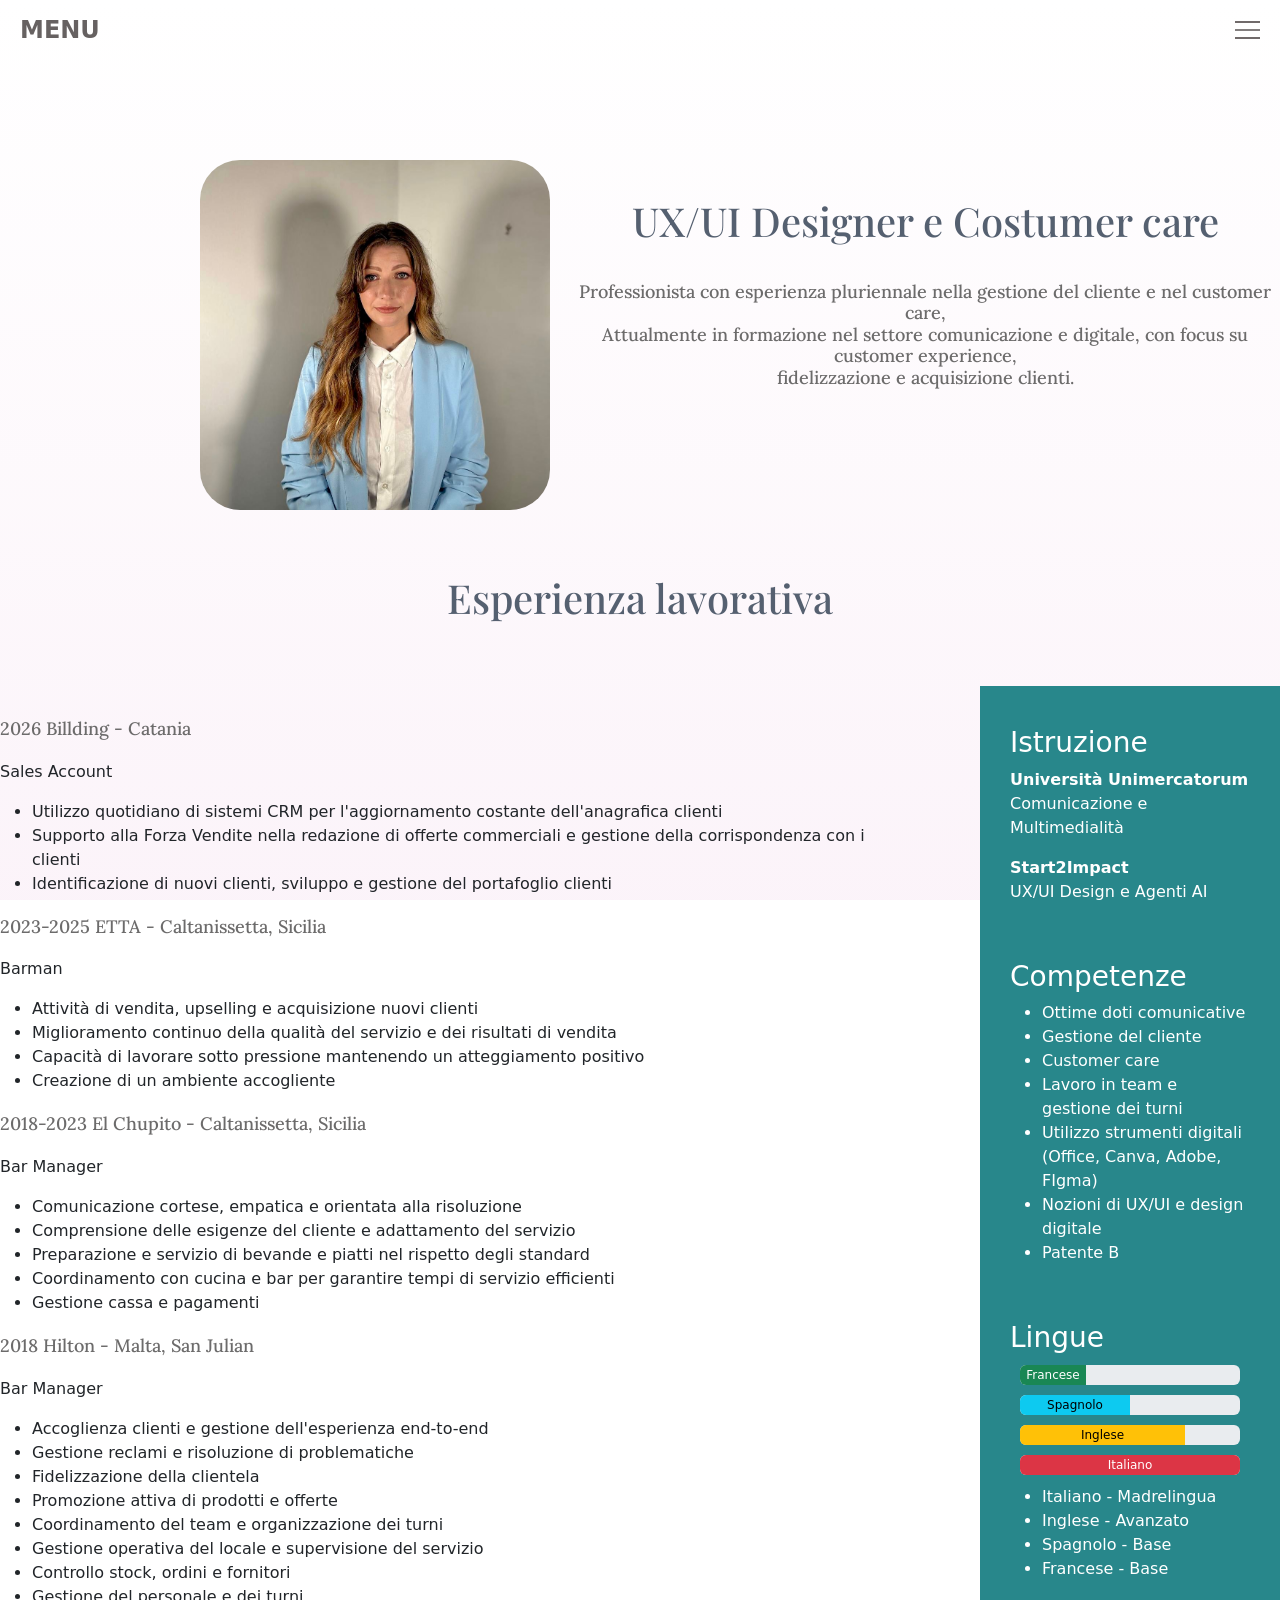
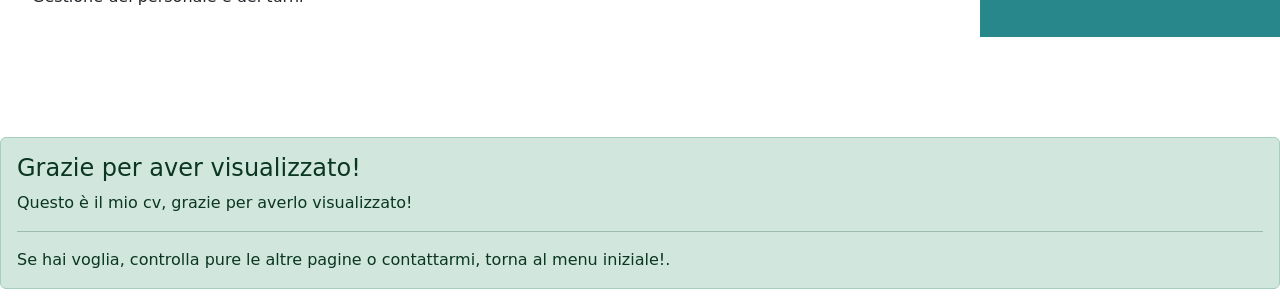
<file: CV.html>
<!DOCTYPE html>
<html lang="it">
<head>
    <meta charset="UTF-8">
    <meta name="viewport" content="width=device-width, initial-scale=1.0">
    <title>CV</title>
    
    <link href="https://cdn.jsdelivr.net/npm/bootstrap@5.3.8/dist/css/bootstrap.min.css" rel="stylesheet" integrity="sha384-sRIl4kxILFvY47J16cr9ZwB07vP4J8+LH7qKQnuqkuIAvNWLzeN8tE5YBujZqJLB" crossorigin="anonymous">
    <link rel="stylesheet" href="css/cv.css">
     <link rel="stylesheet" href="css/responsive.css">
     
    <link rel="icon" type="image/png" href="media/favicon.png">

<link rel="preconnect" href="https://fonts.googleapis.com">
<link rel="preconnect" href="https://fonts.gstatic.com" crossorigin>
<link href="https://fonts.googleapis.com/css2?family=Lora:ital,wght@0,400..700;1,400..700&family=Playfair+Display:ital,wght@0,400..900;1,400..900&display=swap" rel="stylesheet">
   
</head>
<body>

     <header class="header">
    <a href="/" class="logo"> MENU </a>
    <input class="menu-btn" type="checkbox" id="menu-btn">
    <label for="menu-btn" class="menu-icon">
        <span class="navicon"></span>
    </label>
    <ul class="menu">
        <li><a class="herf"  href="index.html">Portfolio</a></li>
        <li><a class="herf"  href="Progetto Buddhify.html">Su di me</a></li>
        <li><a class="herf"  href="Contatti.html"> Contatti</a></li>
        
    </ul>
</header>


    <div class="picture">
            <img class="profile-img" src="media/Img port.jpeg" alt="Alessia Nicoletti">
            <div class="profile-info">
                <h1 class="title"> UX/UI Designer e Costumer care</h1>
                <h5 class="text-1"> Professionista con esperienza pluriennale nella gestione del cliente e nel customer care,
                    <br> Attualmente in formazione nel settore comunicazione e digitale, con focus su customer experience,<br> fidelizzazione e acquisizione clienti.</h5>
                </div>
            </div>


    <h1 class="title"> Esperienza lavorativa</h1>
<div class="experience">
    <div>    
        <h2 class="text-1"> 2026 Billding - Catania</h2>
        <p class="text-p"> Sales Account  </p>
        <ul class="text-2">
            <li>Utilizzo quotidiano di sistemi CRM per l'aggiornamento costante dell'anagrafica clienti</li>
            <li>Supporto alla Forza Vendite nella redazione di offerte commerciali e gestione della corrispondenza con i clienti</li>
            <li>Identificazione di nuovi clienti, sviluppo e gestione del portafoglio clienti</li>
        </ul>
        
        <div> 
            <h3 class="text-1"> 2023-2025  ETTA - Caltanissetta, Sicilia</h3>
            <p class="text-p"> Barman  </p>
            <ul class="text-2">
                <li>Attività di vendita, upselling e acquisizione nuovi clienti</li>
                <li>Miglioramento continuo della qualità del servizio e dei risultati di vendita</li>
                <li>Capacità di lavorare sotto pressione mantenendo un atteggiamento positivo</li>
                <li>Creazione di un ambiente accogliente</li>
            </ul>
        </div>
        
        <div> 
            <h3 class="text-1"> 2018-2023  El Chupito - Caltanissetta, Sicilia </h3>
            <p class="text-p"> Bar Manager </p>
            <ul class="text-2">
                <li>Comunicazione cortese, empatica e orientata alla risoluzione</li>
                <li>Comprensione delle esigenze del cliente e adattamento del servizio</li>
                <li>Preparazione e servizio di bevande e piatti nel rispetto degli standard</li>
                <li>Coordinamento con cucina e bar per garantire tempi di servizio efficienti</li>
                <li>Gestione cassa e pagamenti</li>
            </ul>
        </div>
        
        <div> 
            <h3 class="text-1"> 2018 Hilton - Malta, San Julian </h3>
            <p class="text-p"> Bar Manager </p>
            <ul class="text-2">
                <li>Accoglienza clienti e gestione dell'esperienza end-to-end</li>
                <li>Gestione reclami e risoluzione di problematiche</li>
                <li>Fidelizzazione della clientela</li>
                <li>Promozione attiva di prodotti e offerte</li>
                <li>Coordinamento del team e organizzazione dei turni</li>
                <li>Gestione operativa del locale e supervisione del servizio</li>
                <li>Controllo stock, ordini e fornitori</li>
                <li>Gestione del personale e dei turni</li>
            </ul>
        </div>
    </div>
    

    <div class="portfolio-layout">
        <aside class="sidebar">
            <div class="sidebar-section">
                <h3 class="text-3">Istruzione</h3>
                <p ><strong>Università Unimercatorum</strong><br>Comunicazione e Multimedialità</p>
                <p><strong>Start2Impact</strong><br>UX/UI Design e Agenti AI</p>
            </div>
            
            <div class="sidebar-section">
                        <h3>Competenze</h3>
                        <ul>
                            <li>Ottime doti comunicative</li>
                            <li >Gestione del cliente</li>
                             <li> Customer care</li>
                            <li>Lavoro in team e gestione dei turni </li>
                                <li>Utilizzo strumenti digitali (Office, Canva, Adobe, FIgma)</li>
                            <li >Nozioni di UX/UI e design digitale</li>
                            <li>Patente B </li>
                             
                        </ul>
                    </div>
                    
        <div class="sidebar-section">
            <h3>Lingue</h3>
            <div class="progress" role="progressbar" aria-label="Success example" aria-valuenow="30" aria-valuemin="0" aria-valuemax="100">
  <div class="progress-bar text-bg-success" style="width: 30%"> Francese</div>
</div>
<div class="progress" role="progressbar" aria-label="Info example" aria-valuenow="50" aria-valuemin="0" aria-valuemax="100">
  <div class="progress-bar text-bg-info" style="width: 50%"> Spagnolo </div>
</div>
<div class="progress" role="progressbar" aria-label="Warning example" aria-valuenow="75" aria-valuemin="0" aria-valuemax="100">
  <div class="progress-bar text-bg-warning" style="width: 75%">Inglese</div>
</div>
<div class="progress" role="progressbar" aria-label="Danger example" aria-valuenow="100" aria-valuemin="0" aria-valuemax="100">
  <div class="progress-bar text-bg-danger" style="width: 100%">Italiano</div>
</div>
            <ul>
                <li>Italiano - Madrelingua</li>
                <li>Inglese - Avanzato</li>
                <li>Spagnolo - Base</li>
                <li>Francese - Base</li>
            </ul>
        </div>
    </aside>
</div>
</div>

<div class="alert alert-success" role="alert">
  <h4 class="alert-heading">Grazie per aver visualizzato!</h4>
  <p>Questo è il mio cv, grazie per averlo visualizzato!</p>
  <hr>
  <p class="mb-0">Se hai voglia, controlla pure le altre pagine o contattarmi, torna al menu iniziale!.</p>
</div>
        
    </body>
    </html>
</file>
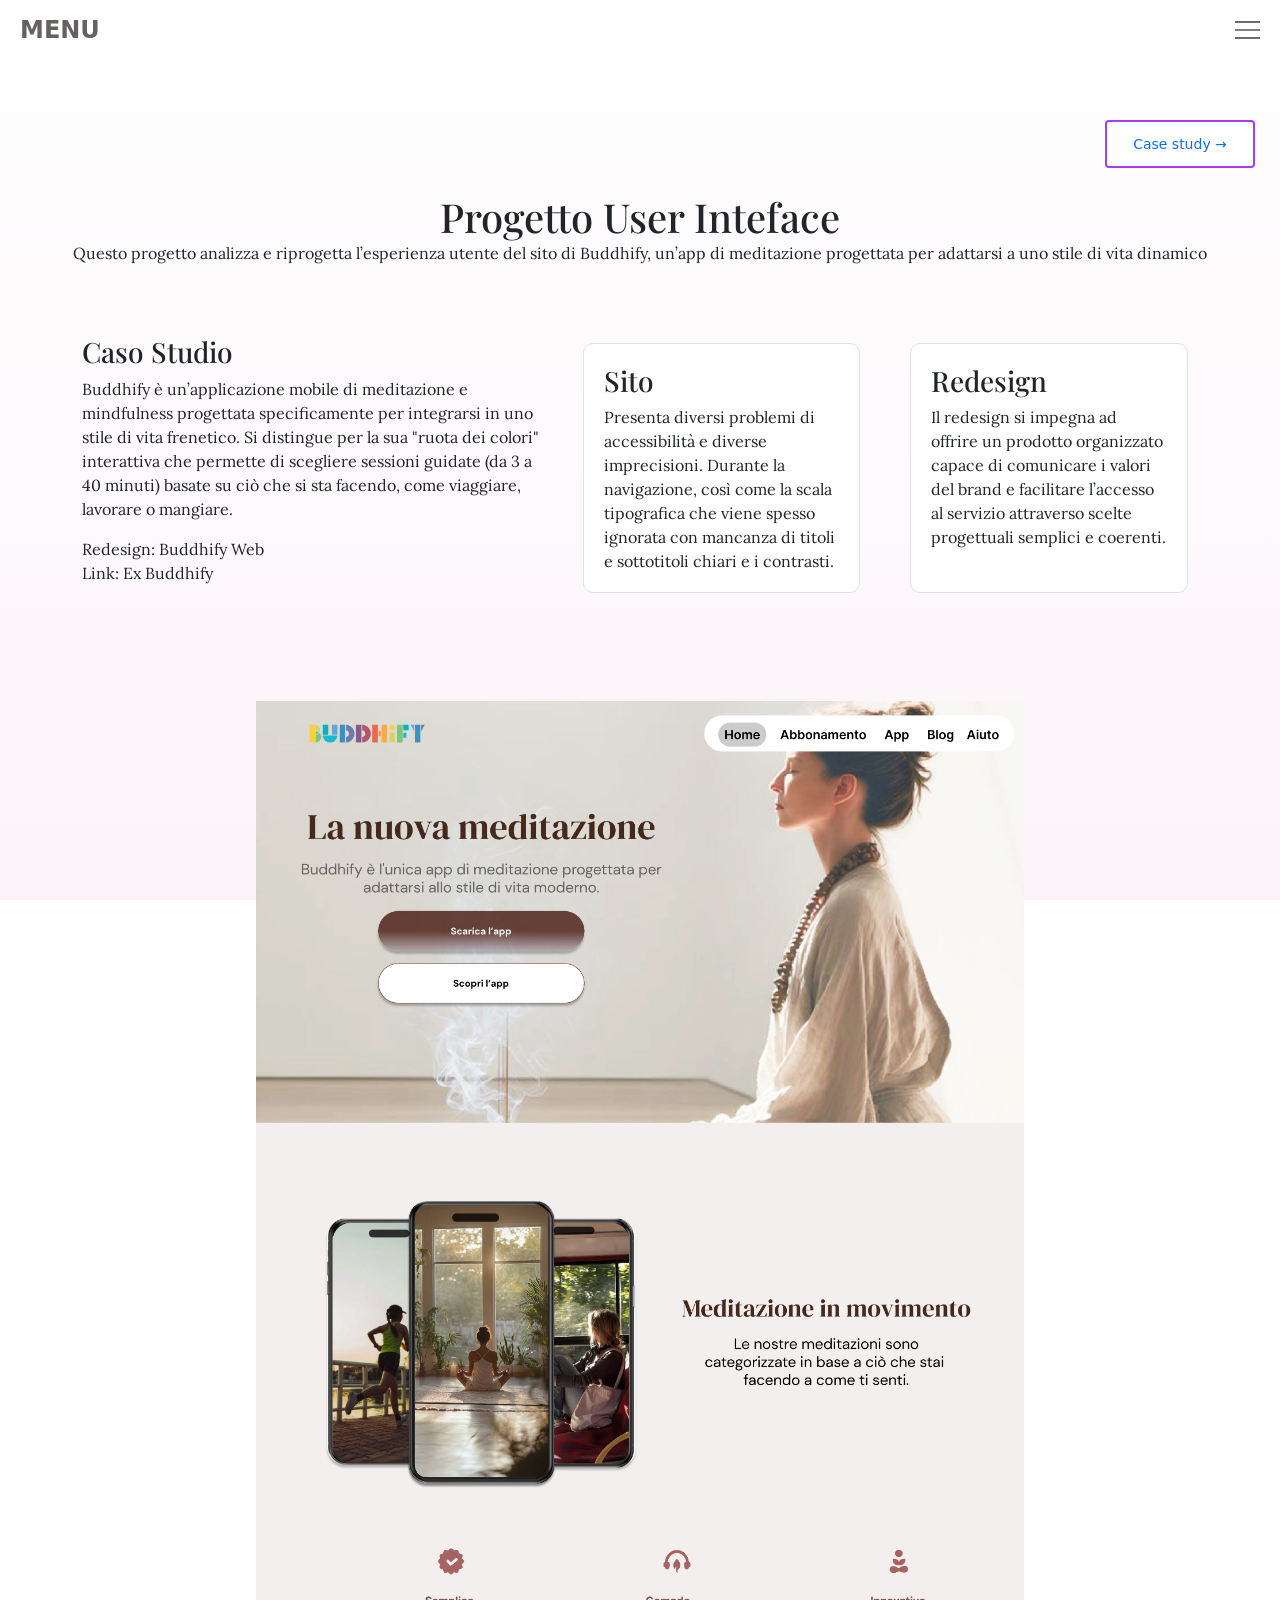
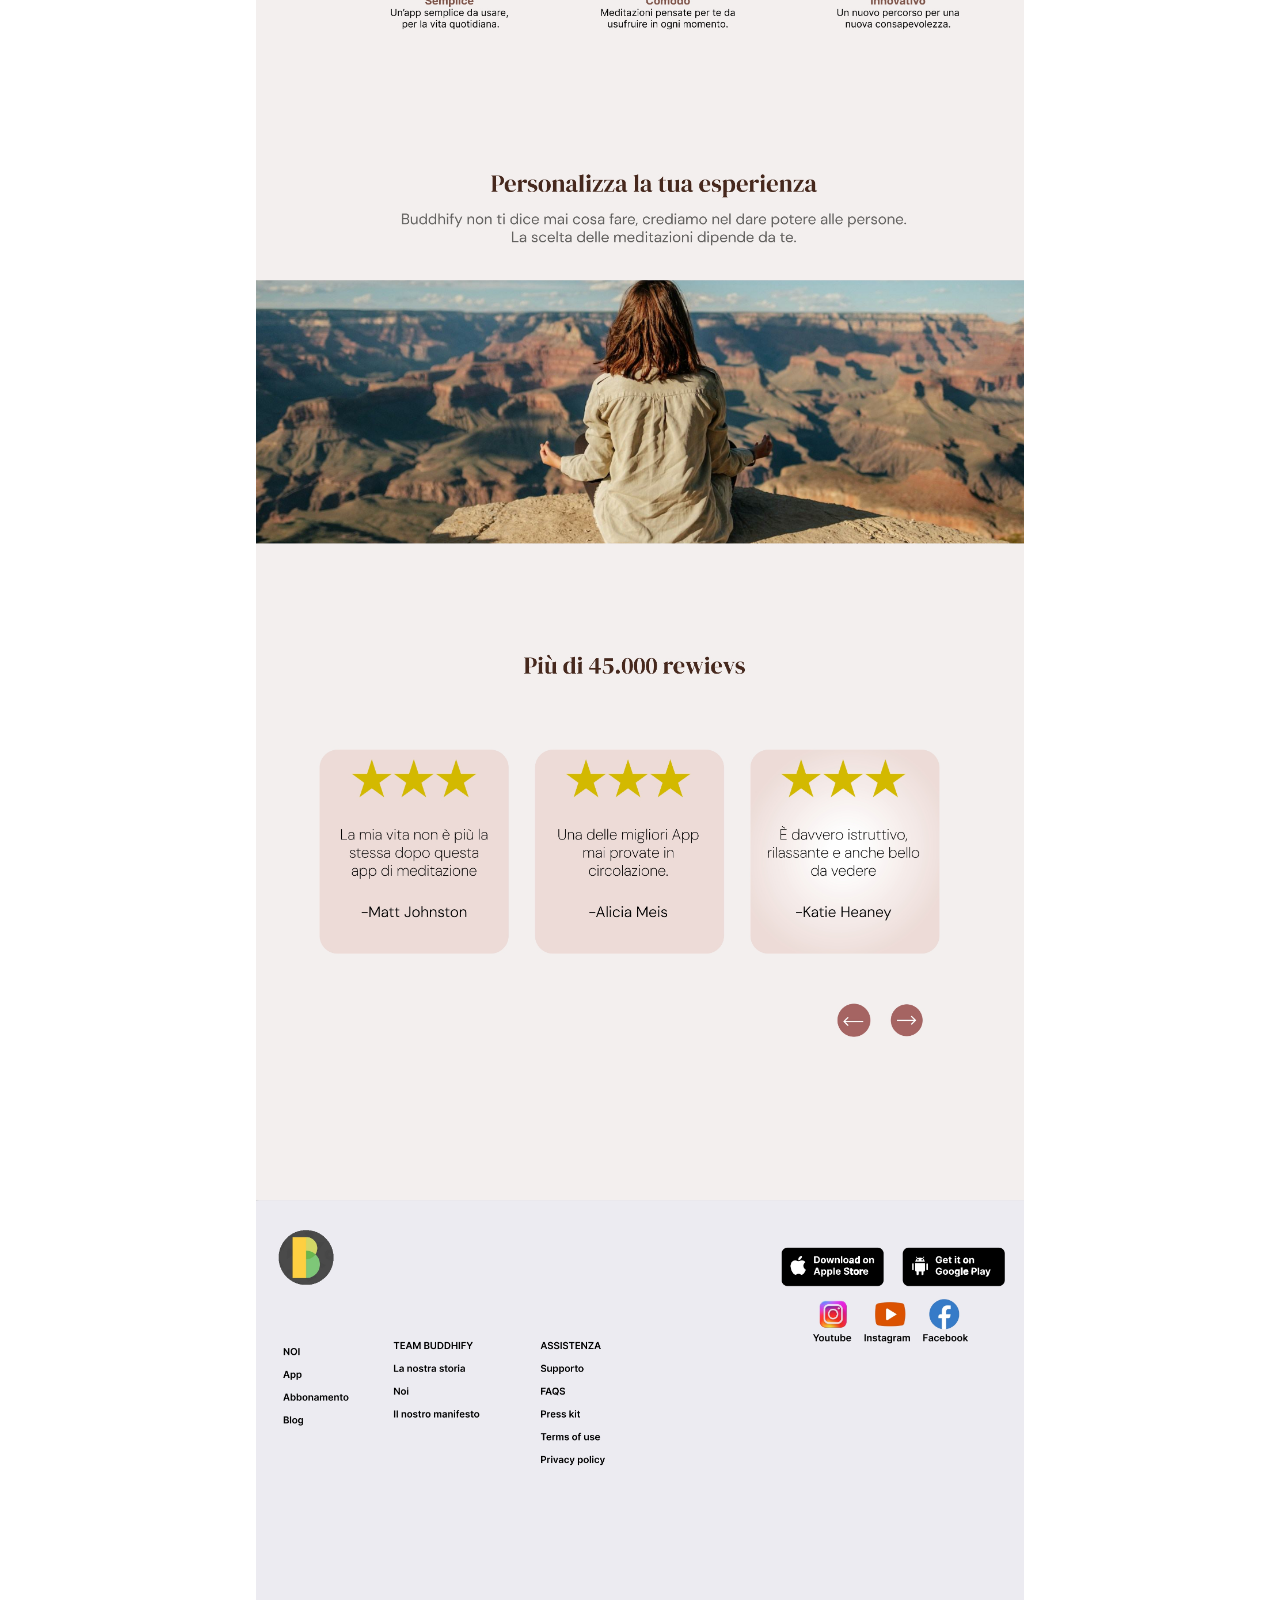
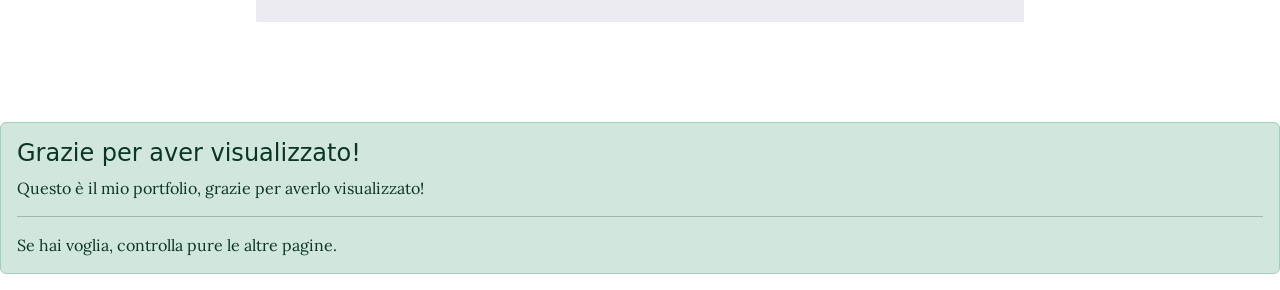
<file: Progetto Buddhify.html>
<!DOCTYPE html>
<html lang="it">
<head>
    <meta charset="UTF-8">
    <meta name="viewport" content="width=device-width, initial-scale=1.0">
    <title> Progetto Buddhify </title>
<link href="https://cdn.jsdelivr.net/npm/bootstrap@5.3.8/dist/css/bootstrap.min.css" rel="stylesheet" integrity="sha384-sRIl4kxILFvY47J16cr9ZwB07vP4J8+LH7qKQnuqkuIAvNWLzeN8tE5YBujZqJLB" crossorigin="anonymous">
    
 <link rel="icon" type="image/png" href="media/favicon.png">
     <link rel="stylesheet" href="css/progetto.css">
     <link rel="stylesheet" href="css/responsive.css">
     
<link rel="preconnect" href="https://fonts.googleapis.com">
<link rel="preconnect" href="https://fonts.gstatic.com" crossorigin>
<link href="https://fonts.googleapis.com/css2?family=Lora:ital,wght@0,400..700;1,400..700&family=Playfair+Display:ital,wght@0,400..900;1,400..900&display=swap" rel="stylesheet">


</head>
<body>



     <header class="header">
    <a href="/" class="logo"> MENU </a>
    <input class="menu-btn" type="checkbox" id="menu-btn">
    <label for="menu-btn" class="menu-icon">
        <span class="navicon"></span>
    </label>
    <ul class="menu">
        <li><a class="herf"  href="index.html">Portfolio</a></li>
        <li><a class="herf"  href="Progetto Buddhify.html">Su di me</a></li>
        <li><a class="herf"  href="Contatti.html">Contatti</a></li>
    </ul>
</header>

<div class="nav d-flex d-md-flex justify-content-end">
    <button class="bottone">
       <a class="herf" href="https://www.figma.com/proto/gyQ3IwRWcop6wCMYy4tSdF/Wireframe?node-id=326-13&p=f&t=32iIksXPRnuRCTLC-0&scaling=scale-down&content-scaling=fixed&page-id=0%3A1" target="_blank">
        Case study &#8594;
    </a>
     </button>
    </div>
    
<div class="primo">
        <h4 class="text-1"> Progetto User Inteface</h4>
        <p class="project">
            Questo progetto analizza e riprogetta l’esperienza utente del sito di Buddhify, un’app di meditazione progettata per adattarsi a uno stile di vita dinamico
        </p>
</div>


        <div class="container">
    <div class="case-study">
        <h3>Caso Studio</h3>
        <p>
            Buddhify è un’applicazione mobile di meditazione e mindfulness progettata specificamente per integrarsi in uno stile di vita frenetico. Si distingue per la sua "ruota dei colori" interattiva che permette di scegliere sessioni guidate (da 3 a 40 minuti) basate su ciò che si sta facendo, come viaggiare, lavorare o mangiare. 
        </p>
        <p>
            Redesign: Buddhify Web <br>
            Link: Ex Buddhify
        </p>
    </div>
        <div class="container-box">
            <h3>Sito</h3>
            <p>
                Presenta diversi problemi di accessibilità e diverse imprecisioni. Durante la navigazione, così come la scala tipografica che viene spesso ignorata con mancanza di titoli e sottotitoli chiari e i contrasti.
            </p>
        </div>
        <div class="container-box">
            <h3>Redesign</h3>
            <p>
                Il redesign si impegna ad offrire un prodotto organizzato capace di comunicare i valori del brand e facilitare l’accesso al servizio attraverso scelte progettuali semplici e coerenti.
            </p>
        </div>
</div>
   
<div class="progetto">
    <img class="imagine-progetto" src="media/Buddhify.jpg" alt="Buddhify Progetto">
</div>

<div class="alert alert-success" role="alert">
  <h4 class="alert-heading">Grazie per aver visualizzato!</h4>
  <p>Questo è il mio portfolio, grazie per averlo visualizzato!</p>
  <hr>
  <p class="mb-0">Se hai voglia, controlla pure le altre pagine.</p>
</div>




</body>
</html>
</file>
<file: css/cv.css>
body {
  background-image: linear-gradient(rgba(255, 255, 255, 0.5), rgba(248, 232, 244, 0.5));
  background-attachment: fixed;
  background-size: cover;
  background-position: center;
}

:root {
  --primary-color: #556070;
  --accent-color: #A53DFF;
  --bg-menu: #ecdceb;
  --bg-white: #ffffff;
  --text-muted: rgb(108, 107, 107);
  --transition: 0.2s ease-out;
  --border-color: #e0e0e0;
}

.menu-btn {
  display: none;
}

.header .menu-icon {
  cursor: pointer;
  padding: 20px;
  position: relative;
  user-select: none;
}
.header .menu-icon .navicon {
  background: rgb(130, 126, 126);
  display: block;
  height: 2px;
  position: relative;
  transition: background var(--transition);
  width: 25px;
}
.header .menu-icon .navicon::before, .header .menu-icon .navicon::after {
  background: rgb(112, 106, 106);
  content: "";
  display: block;
  height: 100%;
  position: absolute;
  transition: all var(--transition);
  width: 100%;
}
.header .menu-icon .navicon::before {
  top: 8px;
}
.header .menu-icon .navicon::after {
  top: -8px;
}
.header .menu {
  position: absolute;
  top: 60px;
  left: 0;
  width: 100%;
  background: var(--bg-menu);
  margin: 0;
  padding: 0;
  list-style: none;
  overflow: hidden;
  max-height: 0;
  transition: max-height 0.3s ease-out;
}
.header .menu li a {
  display: block;
  padding: 20px;
  color: var(--text-muted);
  text-decoration: none;
  border-bottom: 1px solid #eeeaee;
}

.menu-btn:checked ~ .menu-icon .navicon {
  background: transparent;
}
.menu-btn:checked ~ .menu-icon .navicon::before {
  transform: rotate(-45deg);
  top: 0;
}
.menu-btn:checked ~ .menu-icon .navicon::after {
  transform: rotate(45deg);
  top: 0;
}
.menu-btn:checked ~ .menu {
  max-height: 240px;
}

.header {
  width: 100%;
  height: 60px;
  display: flex;
  justify-content: space-between;
  align-items: center;
  position: relative;
}

.logo {
  color: rgb(102, 97, 97);
  text-decoration: none;
  font-size: 24px;
  padding-left: 20px;
  font-weight: bold;
}

.header .menu-icon {
  cursor: pointer;
  padding: 20px;
  position: relative;
  user-select: none;
}

.title {
  font-size: 40px;
  color: var(--primary-color);
  margin: 5%;
  font-family: "Playfair Display", serif;
  text-align: center;
}

.text-1 {
  font-size: 18px;
  color: var(--text-muted);
  margin-top: 20px;
  margin-bottom: 20px;
  font-family: "Lora", serif;
}

.profile-img {
  width: 300px;
  height: 350px;
  border-radius: 25%;
  margin-left: 200px;
  margin-top: 100px;
}

.picture {
  display: flex;
  flex-direction: row;
  gap: 20px;
  align-items: center;
  justify-content: space-between;
}

.profile-info {
  flex: 1;
  text-align: center;
}

.experience {
  display: flex;
  justify-content: center;
  align-items: center;
}

.experience-title {
  display: flex;
  justify-content: center;
  align-items: center;
  width: 100%;
  margin-top: 100px;
  font-family: "Lora", serif;
}

.portfolio-layout {
  display: flex;
  flex-direction: row;
  justify-content: right;
  flex-direction: row-reverse;
}

.sidebar {
  width: 300px;
  background-color: #28878b;
  color: #ffffff;
  padding: 40px 30px;
  display: flex;
  flex-direction: column;
  gap: 40px;
  margin-left: 100px;
}

.main-content {
  flex: 1;
  display: flex;
  align-items: center;
}

.profile-card {
  display: flex;
  flex-direction: row;
  gap: 40px;
  align-items: center;
  max-width: 900px;
}

.profile-img {
  width: 350px;
  height: 350px;
  object-fit: cover;
  border-radius: 40px;
}

.alert-success {
  margin-top: 100px;
}

.progress {
  height: 20px;
  margin: 10px;
}

@media (max-width: 650px) {
  .profile-img {
    display: flex;
    justify-content: center;
    flex-direction: column;
    height: auto;
    width: 100px;
    border-radius: 10%;
    margin: 0%;
  }
  .picture {
    display: flex;
    flex-direction: column;
    gap: 20px;
    align-items: center;
    justify-content: center;
    width: 90%;
  }
  .title {
    font-size: 28px;
  }
  .text-1 {
    font-size: 16px;
    text-align: center;
  }
  .text-3 {
    font-size: 20px;
    text-align: center;
    color: #313335;
  }
  .profile-info {
    width: 90%;
    display: flex;
    flex-direction: column;
    justify-content: center;
    text-align: center;
    margin-top: 20px;
    margin-bottom: 20px;
  }
  .text-p {
    text-align: center;
  }
  .text-2 {
    font-size: 14px;
    justify-content: center;
  }
  .experience {
    display: flex;
    flex-direction: column;
    align-items: center;
    justify-content: center;
    width: 300px;
  }
  .experience-title {
    display: flex;
    flex-direction: column;
    align-items: center;
    justify-content: center;
    width: 90%;
    margin-top: 50px;
    font-family: "Lora", serif;
  }
  .portfolio-layout {
    display: flex;
    flex-direction: column;
    justify-content: center;
    width: 70%;
    margin-top: 50px;
  }
  .sidebar {
    margin: 0%;
    display: flex;
    justify-content: center;
    align-items: center;
  }
  .progress {
    margin: 20px;
  }
  .header {
    position: sticky;
    top: 0;
    left: 0;
    z-index: 999;
  }
  .header .menu {
    position: absolute;
    top: 60px;
    left: 0;
    width: 100%;
  }
}
</file>
<file: css/responsive.css>
@media (max-width: 768px) {
 /* Query contatti */
    .header {
        position: sticky;
        top: 0;
        left: 0;
        z-index: 999;}

.header .menu {
        position: absolute;
        top: 60px; 
        left: 0;
        width: 100%;}
    

.submit-btn{
    width: 200px;
    height: 50px;
}
.input-field {
    width: 200px;
}
.info-contatti {
    width: 80vw;
    height: auto;
    padding: 20px;
    margin-top: 10px;
    margin-left: 0px;
    margin-right: 0px;
}

* Query CV */

.profile-img {
         display: flex;
         justify-content: center;
        flex-direction: column;
        height: auto;
        width: 100px;
        border-radius: 10%;
        margin:0%;
    }
    .picture{
        display: flex;
        flex-direction: column;
        gap: 20px;
        align-items: center;
        justify-content: center;
        width: 90%;
    }


    .title{
        font-size: 28px;
    }
    .text-1 {
        font-size: 16px;
        text-align: center;
    }
    .text-3{
        font-size: 20px;
        text-align: center;
        color:#313335;
    }

.profile-info{
    width: 90%;
    display: flex;
    flex-direction: column;
    justify-content: center;
    text-align: center;
    margin-top: 20px;
    margin-bottom: 20px;
}


.text-p{
     text-align: center;
}
    .text-2 {
        font-size: 14px;
        justify-content: center;
    }
    
.experience{
    display: flex;
    flex-direction: column;
    align-items: center;
    justify-content: center;
    width: 300px;

}
.experience-title{
     display: flex;
    flex-direction: column;
    align-items: center;
    justify-content: center;
  width: 90%;
    margin-top: 50px;
    font-family: 'Lora', serif;

}
.portfolio-layout{
    display: flex;
    flex-direction: column;  
    justify-content: center;
    width: 70%;
    margin-top: 50px;
}
.sidebar{
    margin:0%;
    display: flex;
    justify-content: center;
    align-items: center;
  
}

* Query Portfolio*/



.progress{
    margin:20px;
}
.header {
        position: sticky;
        top: 0;
        left: 0;
        z-index: 999;}

.header .menu {
        position: absolute;
        top: 60px; 
        left: 0;
        width: 100%;


}

    .container-1 {
        flex-direction: column;
        align-items: center;
        height: auto;
        padding: 0 20px 30px;
        justify-content: center;
            
    }

    .left {
        width: 100%;
        max-width: 80%;
        margin: 10px 0 0 0;
        text-align: center;
    }
.right {
        display: flex;
        flex-direction: column;
        align-items: center;
        grid-template-columns: 1fr 1fr;
        grid-template-rows: auto;
        gap: 12px;
        margin-left: 0;
        margin-top: 20px;
        width: 100%;
        max-width: 500px;
    }
.imagine-progetto{
    width: 100%;
}
.container{
    display: flex;
    flex-direction: column;
}
.case-study {
        display: flex;
        flex-direction: column;
        align-items: center;
        justify-content: center;
        margin-top: 20px;
        width: 90%;
        align-items: center;
        justify-content: center;
    }
    .box-1, .box-2, .box-3, .box-4 {
        width: 90%;
        height: auto;
        padding: 20px 14px;
        position: static;
        bottom: unset;
        justify-content: center;
            align-items: center;
            
        
    }

    .about {
        display: flex;
        flex-direction: column;
        align-items: center;
        margin-left: 0;
        margin-right: 0;
        gap: 30px;
        padding: 0 20px;
    }

    .about-me, .about-me1 {
        width: 90%;
        max-width: 360px;
        height: auto;
        aspect-ratio: 1 / 1;
        left: 0;
        top: 0;
        margin: 0 auto;
    }

    .info-about {
        width: 100%;
        margin: 0 auto;
        text-align: center;
    }

    .text-2 {
        justify-content: center;
        align-items: center;
        text-align: center;
        font-size: 22px;
        margin-top: 20px;
    }

  

    p {
        font-size: 15px;
    }

.portfolio {
        padding: 40px 0;
    }

    .portfolio-grid {
        grid-template-columns: 1fr;
        padding: 0 16px;
        row-gap: 16px;
    }

    .section-title {
        font-size: 28px;
    }

    .project-card {
        padding: 20px;
    }

    .project-img,
    .project-img3 {
        height: 200px;
    }

    .project-info {
        padding: 10px 0;
    }
 .project-info h3 {
        font-size: 1rem;
    }


    .header {
        position: sticky;
        top: 0;
        left: 0;
        z-index: 999;}

.header .menu {
        position: absolute;
        top: 60px; 
        left: 0;
        width: 100%;
}
.btn{
    width: 100%;
    max-width: 200px;
    margin: 20px auto 0 auto;
    margin-bottom: 40px;
    width: 100%;
        text-align: center;
}
.bottone{
    display: flex;
    justify-content: center;
    align-items: center;
    margin-top: 20px;
    width: 100%;
}

.fine{
    width: 80%;
    justify-content: center;
    align-items: center;
}

.box{
    display: flex;
    justify-content: center;
}
}

@media (max-width: 650px) {

     .profile {
        flex-direction: column;
        align-items: center;
        height: auto;
        padding: 20px;
    }

    .profile-img {
        margin-left: 0;     
        margin-top: 20px;
        width: 200px;
        height: 230px;
    }
    

    .left {
        margin-top: 0;
    }

    .right {
        grid-template-columns: 1fr 1fr;
        gap: 10px;
        max-width: 100%;
    }

    .box, .box-1, .box-2, .box-3, .box-4 {
        padding: 16px 10px;
    }

    .about {
        padding: 0 16px;
        gap: 24px;
    }

    .about-me, .about-me1 {
        width: 100%;
        max-width: 300px;
    }
.info-about {
        width: 100%;
        margin: 0 auto;
    }

    .text-2 {
        font-size: 20px;
    }

    .text-3 {
        font-size: 32px;
    }

    p {
        font-size: 17px;
    }

.portfolio-grid {
        gap: 14px;
        padding: 0 12px;
    }

    .project-img,
    .project-img3 {
        height: 170px;
    }

    .project-info h3 {
        font-size: 0.95rem;
    }

.info-contatti{
    display: flex;
    flex-direction: column;
    align-items: center;
    justify-content: center;
}
.input-field{
    width: 100%;
    max-width: 400px;
    padding: 10px;
    margin-bottom: 20px;
    border: 1px solid var(--text-muted);
    border-radius: 5px;
}
.submit-btn{
    width: 200PX;
}

.header {
        position: sticky;
        top: 0;
        left: 0;
        z-index: 999;}

.header .menu {
        position: absolute;
        top: 60px; 
        left: 0;
        width: 100%;


}

}
</file>
<file: css/progetto.css>
:root {
  --primary-color: #556070;
  --accent-color: #A53DFF;
  --bg-menu: #ecdceb;
  --bg-white: #ffffff;
  --text-muted: rgb(108, 107, 107);
  --transition: 0.2s ease-out;
  --border-color: #e0e0e0;
}

body {
  background-image: linear-gradient(rgba(255, 255, 255, 0.5), rgba(248, 232, 244, 0.5));
  background-repeat: no-repeat;
  background-attachment: fixed;
  background-size: cover;
  background-position: center;
}

.menu-btn {
  display: none;
}

.header .menu-icon {
  cursor: pointer;
  padding: 20px;
  position: relative;
  user-select: none;
}
.header .menu-icon .navicon {
  background: rgb(130, 126, 126);
  display: block;
  height: 2px;
  position: relative;
  transition: background var(--transition);
  width: 25px;
}
.header .menu-icon .navicon::before, .header .menu-icon .navicon::after {
  background: rgb(112, 106, 106);
  content: "";
  display: block;
  height: 100%;
  position: absolute;
  transition: all var(--transition);
  width: 100%;
}
.header .menu-icon .navicon::before {
  top: 8px;
}
.header .menu-icon .navicon::after {
  top: -8px;
}
.header .menu {
  position: absolute;
  top: 60px;
  left: 0;
  width: 100%;
  background: var(--bg-menu);
  margin: 0;
  padding: 0;
  list-style: none;
  overflow: hidden;
  max-height: 0;
  transition: max-height 0.3s ease-out;
}
.header .menu li a {
  display: block;
  padding: 20px;
  color: var(--text-muted);
  text-decoration: none;
  border-bottom: 1px solid #eeeaee;
}

.menu-btn:checked ~ .menu-icon .navicon {
  background: transparent;
}
.menu-btn:checked ~ .menu-icon .navicon::before {
  transform: rotate(-45deg);
  top: 0;
}
.menu-btn:checked ~ .menu-icon .navicon::after {
  transform: rotate(45deg);
  top: 0;
}
.menu-btn:checked ~ .menu {
  max-height: 240px;
}

.header {
  width: 100%;
  height: 60px;
  display: flex;
  justify-content: space-between;
  align-items: center;
  position: relative;
}

.logo {
  color: rgb(102, 97, 97);
  text-decoration: none;
  font-size: 24px;
  padding-left: 20px;
  font-weight: bold;
}

.project {
  display: flex;
  justify-content: center;
  align-items: center;
}

h3 {
  font-family: "Playfair Display", serif;
}

p {
  font-family: "Lora", serif;
}

.text-1 {
  display: flex;
  justify-content: center;
  align-items: center;
  text-align: center;
  width: 100%;
  font-size: 40px;
  margin: 0%;
  font-family: "Playfair Display", serif;
}

.nav {
  display: flex;
  justify-content: end;
  gap: 30px;
  margin-top: 20px;
}

.bottone {
  width: 150px;
  height: 48px;
  background: var(--bg-white);
  color: var(--accent-color);
  margin-bottom: 25px;
  margin-left: 60px;
  margin-right: 25px;
  border: 2px solid var(--accent-color);
  margin-top: 40px;
  cursor: pointer;
  font-size: 14px;
  border-radius: 4px;
  text-decoration: none;
  transition: background-color var(--transition), color var(--transition);
}
.bottone:hover {
  background-color: var(--accent-color);
  color: var(--bg-white);
  text-decoration: none;
  cursor: pointer;
}

.herf {
  text-decoration: none;
}

.container {
  display: flex;
  flex-direction: row;
  justify-content: space-between;
  align-items: center;
  margin-top: 70px;
  gap: 30px;
}

.case-study {
  width: 700px;
}

.site-column {
  display: flex;
  flex-direction: row;
  gap: 20px;
}

.container-box {
  background-color: var(--bg-white);
  padding: 20px;
  width: 400px;
  margin-left: 10px;
  margin-right: 10px;
  border-radius: 10px;
  border: 1px solid var(--border-color);
  height: 250px;
}

.progetto {
  display: flex;
  justify-content: center;
}

.imagine-progetto {
  margin-top: 100px;
  width: 60%;
  height: auto;
}

.alert-success {
  margin-top: 100px;
}
</file>
